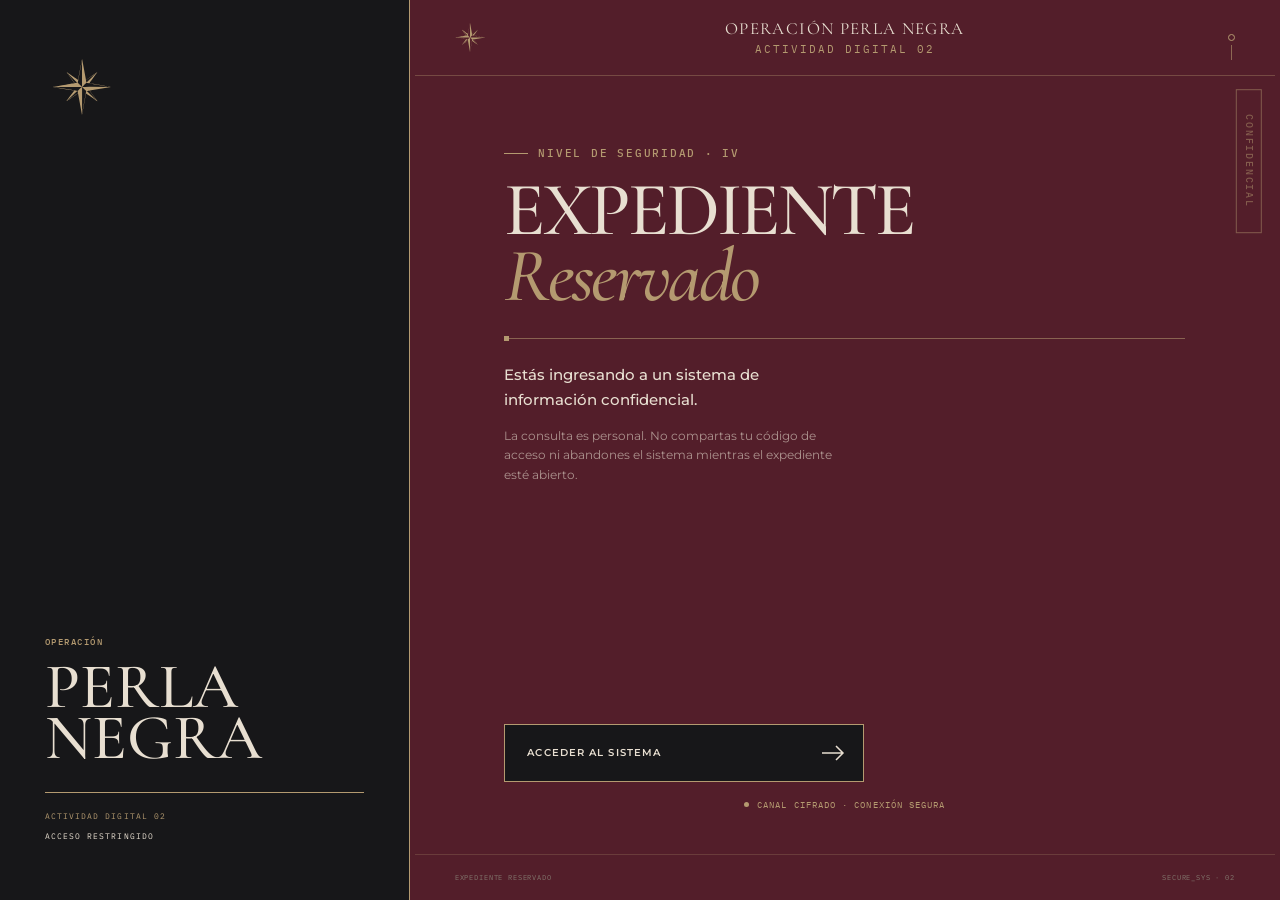
<file: index.html>
<!doctype html>
<html lang="es">
  <head>
    <meta charset="UTF-8" />
    <meta name="viewport" content="width=device-width, initial-scale=1.0" />
    <title>Expediente Reservado · Operación Perla Negra</title>
    <link rel="preconnect" href="https://fonts.googleapis.com" />
    <link rel="preconnect" href="https://fonts.gstatic.com" crossorigin />
    <link
      href="https://fonts.googleapis.com/css2?family=Cormorant+Garamond:ital,wght@0,500;0,600;1,500&family=IBM+Plex+Mono:wght@400;500&family=Montserrat:wght@400;500;600&display=swap"
      rel="stylesheet"
    />
    <link rel="stylesheet" href="css/styles.css" />
  </head>
  <body>
    <div id="root"></div>
    <script src="js/main.js"></script>
  </body>
</html>
</file>
<file: css/styles.css>
:root {
  --ink: #171719;
  --wine: #531e2a;
  --gold: #b49a70;
  --paper: #e8dfd1;
  --muted: #82766d;
  font-family: "Montserrat", sans-serif;
  color: var(--paper);
  background: var(--ink);
  font-synthesis: none;
}

@layer base {
  body {
    min-width: 320px;
    min-height: 100vh;
    background: var(--ink);
  }

  button,
  input,
  textarea {
    outline: none;
  }

  button {
    cursor: pointer;
  }

  button:focus-visible,
  input:focus-visible,
  textarea:focus-visible,
  summary:focus-visible {
    outline: 1px solid var(--gold);
    outline-offset: 3px;
  }
}

* {
  scrollbar-color: var(--gold) var(--ink);
}

.app-shell {
  min-height: 100svh;
  background-color: var(--ink);
  position: relative;
  overflow: hidden;
}

.app-shell--wine {
  background: var(--wine);
}

.desktop-rail {
  display: none;
}

.screen {
  width: 100%;
  min-height: 100svh;
  display: flex;
  flex-direction: column;
  position: relative;
}

.topbar {
  height: 76px;
  border-bottom: 1px solid color-mix(in srgb, var(--gold) 36%, transparent);
  display: grid;
  grid-template-columns: 42px 1fr 42px;
  align-items: center;
  padding: 0 20px;
  flex: none;
}

.topbar__title {
  text-align: center;
  line-height: 1;
}

.topbar__title span {
  display: block;
  font-family: "Cormorant Garamond", serif;
  font-size: 17px;
  letter-spacing: 0.08em;
}

.topbar__title small {
  display: block;
  color: var(--gold);
  font:
    400 11px/1 "IBM Plex Mono",
    monospace;
  letter-spacing: 0.18em;
  margin-top: 7px;
}

.security-dot {
  width: 7px;
  height: 7px;
  border: 1px solid var(--gold);
  border-radius: 50%;
  justify-self: end;
  position: relative;
}

.security-dot::after {
  content: "";
  position: absolute;
  width: 1px;
  height: 15px;
  background: var(--gold);
  left: 2px;
  top: 10px;
  opacity: 0.6;
}

.icon-button {
  width: 42px;
  height: 42px;
  display: grid;
  place-items: center;
  color: var(--gold);
}

.brand-mark {
  width: 58px;
  height: 58px;
  display: grid;
  place-items: center;
}

.brand-mark img {
  width: 100%;
  height: 100%;
  object-fit: contain;
}

.brand-mark--compact {
  width: 30px;
  height: 30px;
}

.screen__content {
  flex: 1;
  display: flex;
  flex-direction: column;
}

.system-footer {
  min-height: 46px;
  border-top: 1px solid color-mix(in srgb, var(--gold) 24%, transparent);
  padding: 0 20px;
  display: flex;
  align-items: center;
  justify-content: space-between;
  color: var(--muted);
  font:
    400 7px/1 "IBM Plex Mono",
    monospace;
  letter-spacing: 0.12em;
}

.welcome,
.mission-page {
  padding: 38px 24px 30px;
  flex: 1;
  display: flex;
  flex-direction: column;
  position: relative;
}

.welcome__emblem {
  display: none;
}

.classified-stamp {
  position: absolute;
  right: -24px;
  top: 72px;
  border: 1px solid color-mix(in srgb, var(--gold) 50%, transparent);
  color: color-mix(in srgb, var(--gold) 50%, transparent);
  padding: 7px 24px;
  font:
    500 10px/1 "IBM Plex Mono",
    monospace;
  letter-spacing: 0.18em;
  transform: rotate(90deg);
}

.kicker {
  color: var(--gold);
  display: flex;
  align-items: center;
  gap: 10px;
  font:
    500 9px/1.3 "IBM Plex Mono",
    monospace;
  letter-spacing: 0.16em;
  margin-bottom: 18px;
}

.kicker > span {
  width: 24px;
  height: 1px;
  background: var(--gold);
}

.welcome > .kicker {
  font-size: 11px;
}

.welcome h1,
.mission-page h1 {
  font:
    500 clamp(49px, 15vw, 66px)/0.86 "Cormorant Garamond",
    serif;
  letter-spacing: -0.035em;
  text-transform: uppercase;
  max-width: 360px;
}

.welcome h1 em,
.mission-page h1 em {
  color: var(--gold);
  font-weight: 500;
  text-transform: none;
}

.hairline {
  width: 100%;
  height: 1px;
  background: color-mix(in srgb, var(--gold) 56%, transparent);
  margin: 29px 0 24px;
  position: relative;
}

.hairline::before {
  content: "";
  width: 5px;
  height: 5px;
  background: var(--gold);
  position: absolute;
  top: -2px;
}

.lead {
  color: var(--paper);
  font:
    500 15px/1.65 "Montserrat",
    sans-serif;
  max-width: 350px;
}

.note {
  color: color-mix(in srgb, var(--paper) 60%, var(--wine));
  font:
    400 11px/1.65 "Montserrat",
    sans-serif;
  margin-top: 13px;
  max-width: 335px;
}

.primary-button {
  background: var(--gold);
  color: var(--ink);
  border: 1px solid var(--gold);
  min-height: 58px;
  width: 100%;
  margin-top: 30px;
  padding: 0 18px 0 22px;
  display: flex;
  align-items: center;
  justify-content: space-between;
  font:
    600 10px/1 "Montserrat",
    sans-serif;
  letter-spacing: 0.11em;
  transition:
    background-color 180ms ease,
    color 180ms ease,
    transform 180ms ease;
}

.primary-button:hover {
  background: var(--paper);
  border-color: var(--paper);
}

.primary-button:active {
  transform: translateY(1px);
}

.primary-button:disabled {
  background: transparent;
  border-color: var(--muted);
  color: var(--muted);
  cursor: not-allowed;
}

.primary-button--dark {
  color: var(--paper);
  background: var(--ink);
  border-color: var(--gold);
  margin-top: auto;
}

.primary-button--dark:hover {
  background: var(--gold);
  color: var(--ink);
}

.welcome__status {
  color: var(--gold);
  font:
    400 9px/1 "IBM Plex Mono",
    monospace;
  letter-spacing: 0.12em;
  display: flex;
  gap: 8px;
  align-items: center;
  justify-content: center;
  margin-top: 18px;
}

.welcome__status span {
  height: 5px;
  width: 5px;
  border-radius: 50%;
  background: var(--gold);
}

.page,
.center-page {
  width: 100%;
  max-width: 560px;
  margin: 0 auto;
  padding: 38px 24px 42px;
}

.center-page {
  flex: 1;
  display: flex;
  flex-direction: column;
  align-items: flex-start;
  justify-content: center;
  padding-bottom: 70px;
}

.page-title {
  color: var(--paper);
  font:
    500 43px/0.98 "Cormorant Garamond",
    serif;
  letter-spacing: -0.025em;
  max-width: 420px;
}

.page-intro {
  color: var(--muted);
  font:
    400 12px/1.7 "Montserrat",
    sans-serif;
  margin-top: 17px;
  max-width: 460px;
}

.auth-form {
  margin-top: 34px;
}

.auth-form label {
  display: block;
  margin-top: 22px;
}

.auth-form label > span {
  color: var(--gold);
  display: block;
  font:
    500 8px/1 "IBM Plex Mono",
    monospace;
  letter-spacing: 0.15em;
  margin-bottom: 10px;
}

.input-wrap {
  position: relative;
}

.input-wrap input {
  width: 100%;
  height: 56px;
  border: 1px solid color-mix(in srgb, var(--gold) 52%, transparent);
  color: var(--paper);
  padding: 0 48px 0 16px;
  font:
    400 13px/1 "Montserrat",
    sans-serif;
  background: transparent;
  transition: border-color 160ms ease;
}

.input-wrap input::placeholder {
  color: var(--muted);
}

.input-wrap input:focus {
  border-color: var(--gold);
}

.input-wrap svg,
.mono-mark {
  position: absolute;
  right: 16px;
  top: 18px;
  color: var(--gold);
}

.mono-mark {
  top: 19px;
  font:
    500 15px/1 "IBM Plex Mono",
    monospace;
}

.error-message {
  border-left: 2px solid var(--gold);
  background: var(--wine);
  margin-top: 22px;
  padding: 14px 14px 14px 13px;
  display: flex;
  gap: 11px;
}

.error-message > span {
  width: 18px;
  height: 18px;
  flex: none;
  border: 1px solid var(--gold);
  color: var(--gold);
  display: grid;
  place-items: center;
  font:
    500 11px/1 "IBM Plex Mono",
    monospace;
}

.error-message p {
  color: var(--paper);
  font:
    400 10px/1.5 "Montserrat",
    sans-serif;
}

.error-message strong {
  color: var(--gold);
  display: block;
  font:
    500 8px/1 "IBM Plex Mono",
    monospace;
  letter-spacing: 0.12em;
  margin-bottom: 6px;
}

.file-page {
  padding-top: 24px;
}

.file-meta {
  display: flex;
  border: 1px solid color-mix(in srgb, var(--gold) 42%, transparent);
  margin-bottom: 30px;
}

.file-meta > div {
  min-height: 70px;
  padding: 12px 14px;
  flex: 1;
  display: flex;
  flex-direction: column;
  justify-content: center;
}

.file-meta > div + div {
  border-left: 1px solid color-mix(in srgb, var(--gold) 42%, transparent);
}

.file-meta span,
.role-function > span {
  color: var(--muted);
  font:
    400 7px/1 "IBM Plex Mono",
    monospace;
  letter-spacing: 0.13em;
}

.file-meta strong {
  color: var(--gold);
  font:
    500 29px/0.9 "Cormorant Garamond",
    serif;
  margin-top: 7px;
}

.file-meta b {
  color: var(--paper);
  font:
    400 12px/1 "IBM Plex Mono",
    monospace;
  margin-top: 10px;
}

.role-title {
  font:
    500 49px/0.9 "Cormorant Garamond",
    serif;
  color: var(--paper);
  letter-spacing: -0.03em;
  max-width: 360px;
}

.dossier-card {
  border: 1px solid var(--gold);
  margin-top: 27px;
}

.dossier-card__header {
  min-height: 48px;
  display: flex;
  align-items: center;
  padding: 0 15px;
  background: var(--wine);
  color: var(--gold);
  border-bottom: 1px solid var(--gold);
}

.dossier-card__header svg {
  width: 15px;
  flex: none;
}

.dossier-card__header span {
  margin-left: 9px;
  font:
    500 10px/1 "IBM Plex Mono",
    monospace;
  letter-spacing: 0.15em;
}

.dossier-card__header b {
  margin-left: auto;
  color: var(--paper);
  font:
    500 10px/1 "IBM Plex Mono",
    monospace;
  letter-spacing: 0.08em;
}

.dossier-card__details {
  padding: 7px 15px 15px;
}

.dossier-card__details > div {
  display: grid;
  grid-template-columns: minmax(92px, 38%) 1fr;
  gap: 12px;
  padding: 10px 0;
  border-bottom: 1px solid var(--muted);
}

.dossier-card__details dt {
  color: var(--gold);
  font:
    500 9px/1.35 "IBM Plex Mono",
    monospace;
  letter-spacing: 0.08em;
}

.dossier-card__details dd {
  min-width: 0;
  color: var(--paper);
  font:
    400 12px/1.45 "Montserrat",
    sans-serif;
  overflow-wrap: anywhere;
}

.dossier-card__details dd.is-redacted {
  color: var(--muted);
  font-family: "IBM Plex Mono", monospace;
  font-size: 11px;
  letter-spacing: 0.12em;
}

.dossier-card__details > .dossier-card__crimes {
  display: block;
  padding: 13px 0 0;
  border-bottom: 0;
}

.dossier-card__crimes dd {
  margin-top: 8px;
  line-height: 1.6;
}

.role-function {
  margin: 24px 0 28px;
  border-left: 1px solid var(--gold);
  padding-left: 14px;
}

.role-function p {
  color: var(--muted);
  font:
    400 11px/1.6 "Montserrat",
    sans-serif;
  margin-top: 7px;
}

.clue-card {
  background: var(--wine);
  border: 1px solid var(--gold);
  padding: 18px;
  position: relative;
  overflow: hidden;
}

.clue-card__header {
  display: flex;
  align-items: center;
  color: var(--gold);
  padding-bottom: 14px;
  border-bottom: 1px solid color-mix(in srgb, var(--gold) 38%, transparent);
}

.clue-card__header svg {
  width: 15px;
}

.clue-card__header span {
  font:
    500 8px/1 "IBM Plex Mono",
    monospace;
  letter-spacing: 0.14em;
  margin-left: 8px;
}

.clue-card__header b {
  margin-left: auto;
  font:
    400 8px/1 "IBM Plex Mono",
    monospace;
}

.clue-card > p {
  font:
    500 24px/1.17 "Cormorant Garamond",
    serif;
  color: var(--paper);
  padding: 23px 0;
  position: relative;
  z-index: 1;
}

.clue-card__directive {
  color: var(--paper);
  border-top: 1px solid color-mix(in srgb, var(--gold) 38%, transparent);
  padding-top: 14px;
  font:
    400 9px/1.55 "Montserrat",
    sans-serif;
}

.clue-card__directive span {
  color: var(--gold);
  display: block;
  font:
    500 7px/1 "IBM Plex Mono",
    monospace;
  letter-spacing: 0.13em;
  margin-bottom: 6px;
}

.clue-watermark {
  position: absolute;
  right: -16px;
  bottom: 52px;
  color: color-mix(in srgb, var(--gold) 10%, transparent);
  font:
    500 31px/1 "IBM Plex Mono",
    monospace;
  transform: rotate(-18deg);
}

.privacy-note {
  color: var(--muted);
  display: flex;
  gap: 9px;
  font:
    400 9px/1.55 "Montserrat",
    sans-serif;
  margin-top: 16px;
}

.privacy-note svg {
  color: var(--gold);
  width: 14px;
  flex: none;
}

.success-seal {
  color: var(--gold);
  width: 70px;
  height: 70px;
  margin-bottom: 31px;
}

.success-seal svg {
  width: 100%;
}

.center-page .page-title {
  font-size: 45px;
}

.center-page > .page-intro {
  color: var(--paper);
  font-size: 13px;
}

.instruction-card {
  border: 1px solid color-mix(in srgb, var(--gold) 50%, transparent);
  margin-top: 31px;
  padding: 17px;
  width: 100%;
}

.instruction-card span,
.progress-heading > span {
  color: var(--gold);
  font:
    500 8px/1 "IBM Plex Mono",
    monospace;
  letter-spacing: 0.14em;
}

.instruction-card p {
  color: var(--muted);
  font:
    400 10px/1.6 "Montserrat",
    sans-serif;
  margin-top: 8px;
}

.progress-heading {
  display: flex;
  align-items: end;
  justify-content: space-between;
  margin-top: 35px;
}

.progress-heading strong {
  color: var(--gold);
  font:
    500 34px/0.8 "Cormorant Garamond",
    serif;
}

.progress-heading i {
  color: var(--muted);
  font-size: 20px;
  font-style: normal;
}

.progress-line {
  height: 1px;
  background: color-mix(in srgb, var(--muted) 40%, transparent);
  margin: 13px 0 20px;
}

.progress-line span {
  background: var(--gold);
  display: block;
  height: 1px;
  transition: width 250ms ease;
}

.route-checklist {
  display: grid;
  gap: 9px;
}

.route-checklist label {
  border: 1px solid color-mix(in srgb, var(--muted) 38%, transparent);
  min-height: 62px;
  display: grid;
  grid-template-columns: 28px 67px 1fr;
  align-items: center;
  padding: 9px 13px;
  cursor: pointer;
  transition:
    border-color 160ms ease,
    background-color 160ms ease;
}

.route-checklist label.is-checked {
  border-color: var(--gold);
  background: var(--wine);
}

.route-checklist input {
  position: absolute;
  opacity: 0;
}

.custom-check {
  width: 19px;
  height: 19px;
  border: 1px solid var(--muted);
  display: grid;
  place-items: center;
  color: transparent;
}

.custom-check svg {
  width: 12px;
}

.is-checked .custom-check {
  border-color: var(--gold);
  color: var(--gold);
}

.route-checklist b {
  color: var(--gold);
  font:
    500 8px/1 "IBM Plex Mono",
    monospace;
  letter-spacing: 0.1em;
}

.route-checklist p {
  color: var(--paper);
  font:
    500 17px/1 "Cormorant Garamond",
    serif;
}

.review-form {
  margin-top: 31px;
}

.difference-grid {
  display: grid;
  gap: 12px;
}

.difference-grid label {
  display: block;
  border: 1px solid color-mix(in srgb, var(--muted) 42%, transparent);
  padding: 15px 15px 11px;
  position: relative;
  transition:
    border-color 160ms ease,
    background-color 160ms ease;
}

.difference-grid label:focus-within {
  border-color: var(--gold);
  background: var(--wine);
}

.difference-grid label > span {
  display: block;
  position: relative;
  z-index: 1;
  color: var(--gold);
  font:
    500 10px/1 "IBM Plex Mono",
    monospace;
  letter-spacing: 0.13em;
}

.difference-grid textarea {
  display: block;
  width: 100%;
  min-height: 66px;
  resize: vertical;
  border: 0;
  background: transparent;
  color: var(--paper);
  margin-top: 11px;
  padding: 0;
  font:
    400 16px/1.45 "Montserrat",
    sans-serif;
}

.difference-grid textarea:focus-visible {
  outline: none;
}

.difference-grid textarea::placeholder {
  color: var(--muted);
}

.architect-message {
  background: var(--wine);
  border: 1px solid var(--gold);
  margin-top: 31px;
  padding: 20px;
  position: relative;
  overflow: hidden;
}

.architect-message__meta {
  display: flex;
  justify-content: space-between;
  color: var(--gold);
  font:
    400 8px/1 "IBM Plex Mono",
    monospace;
  letter-spacing: 0.14em;
  border-bottom: 1px solid color-mix(in srgb, var(--gold) 38%, transparent);
  padding-bottom: 14px;
}

.architect-message h2 {
  color: var(--paper);
  font:
    500 38px/1 "Cormorant Garamond",
    serif;
  margin: 23px 0 16px;
}

.architect-message p {
  color: var(--paper);
  font:
    500 18px/1.42 "Cormorant Garamond",
    serif;
  margin-top: 14px;
  position: relative;
  z-index: 1;
}

.message-signature {
  color: var(--gold);
  font:
    italic 500 21px/1 "Cormorant Garamond",
    serif;
  text-align: right;
  margin-top: 20px;
}

.classified-stamp--message {
  right: -38px;
  top: auto;
  bottom: 72px;
  opacity: 0.45;
}

.mission-page {
  justify-content: center;
  padding-top: 45px;
}

.mission-page > .kicker {
  font-size: 11px;
}

.mission-number {
  color: color-mix(in srgb, var(--gold) 30%, transparent);
  position: absolute;
  top: 37px;
  right: 16px;
  margin-top: -30px;
  margin-bottom: -30px;
  font:
    500 112px/0.7 "Cormorant Garamond",
    serif;
}

.mission-page .lead {
  font-family: "Cormorant Garamond", serif;
  font-size: 21px;
  line-height: 1.4;
}

.mission-order {
  border-left: 1px solid var(--gold);
  margin-top: 24px;
  padding: 5px 0 5px 15px;
}

.mission-order span {
  color: var(--gold);
  font:
    500 10px/1 "IBM Plex Mono",
    monospace;
  letter-spacing: 0.14em;
}

.mission-order p {
  font:
    400 13px/1.55 "Montserrat",
    sans-serif;
  margin-top: 7px;
}

@media (min-width: 780px) {
  .app-shell {
    display: grid;
    grid-template-columns: minmax(250px, 32vw) 1fr;
  }

  .desktop-rail {
    background: var(--wine);
    border-right: 1px solid var(--gold);
    min-height: 100svh;
    padding: 58px 45px;
    display: flex;
    flex-direction: column;
    align-items: flex-start;
  }

  .desktop-rail .brand-mark {
    margin-left: 8px;
  }

  .desktop-rail p {
    color: var(--gold);
    font:
      500 9px/1 "IBM Plex Mono",
      monospace;
    letter-spacing: 0.16em;
    margin-top: auto;
  }

  .desktop-rail h2 {
    color: var(--paper);
    font:
      500 clamp(43px, 5vw, 70px)/0.8 "Cormorant Garamond",
      serif;
    margin-top: 15px;
  }

  .rail-line {
    height: 1px;
    width: 100%;
    background: var(--gold);
    margin: 28px 0 18px;
  }

  .desktop-rail > span,
  .desktop-rail b {
    color: var(--gold);
    font:
      400 8px/1.4 "IBM Plex Mono",
      monospace;
    letter-spacing: 0.13em;
  }

  .desktop-rail b {
    margin-top: 9px;
    color: var(--paper);
  }

  .app-shell--wine .desktop-rail {
    background: var(--ink);
  }

  .screen {
    max-width: 860px;
    margin: 0 auto;
  }

  .topbar {
    padding-inline: 40px;
  }

  .system-footer {
    padding-inline: 40px;
  }

  .welcome,
  .mission-page {
    padding: 70px clamp(45px, 7vw, 90px) 45px;
  }

  .welcome h1,
  .mission-page h1 {
    font-size: 76px;
  }

  .welcome .primary-button,
  .mission-page .primary-button {
    max-width: 360px;
  }

  .page,
  .center-page {
    max-width: 650px;
    padding: 58px 45px;
  }

  .file-page,
  .group-page,
  .review-page,
  .architect-page {
    max-width: 690px;
  }

  .difference-grid {
    grid-template-columns: repeat(2, minmax(0, 1fr));
  }
}

@media (prefers-reduced-motion: reduce) {
  *,
  *::before,
  *::after {
    scroll-behavior: auto !important;
    transition-duration: 0.01ms !important;
  }
}

/* ---------- Ajustes para HTML puro (reemplazan lo que aportaba Tailwind) ---------- */

*,
*::before,
*::after {
  box-sizing: border-box;
}

* {
  margin: 0;
  padding: 0;
}

button,
input,
textarea {
  font: inherit;
  color: inherit;
}

button {
  background: none;
  border: 0;
}

svg {
  display: block;
}

.icon-flip {
  transform: rotate(180deg);
}
</file>
